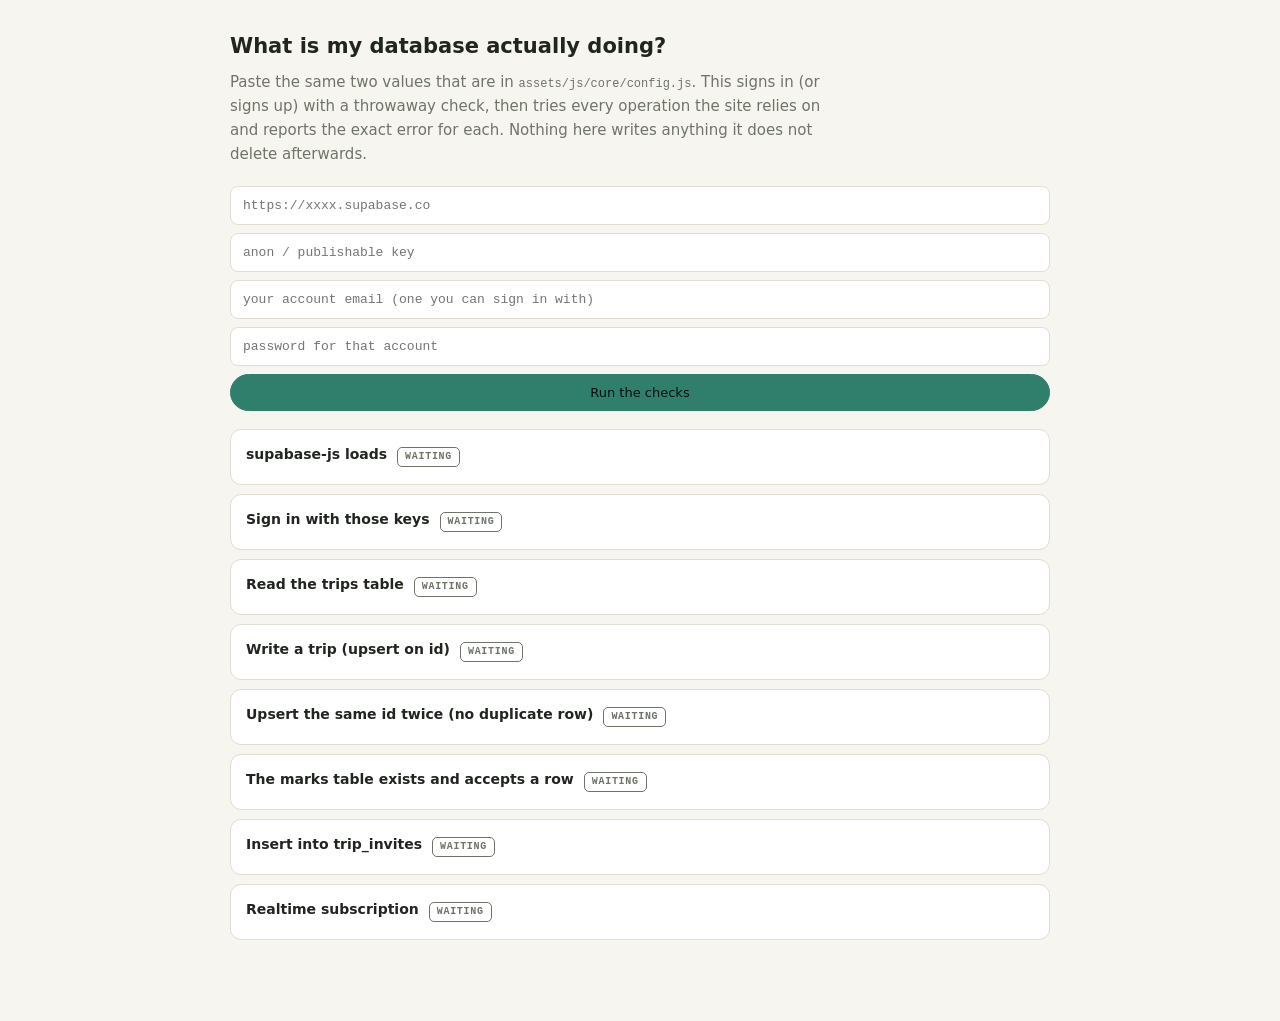
<file: tools/cloud-test.html>
<!doctype html>
<html lang="en">
<head>
<meta charset="utf-8">
<meta name="viewport" content="width=device-width, initial-scale=1">
<title>Meridian — what is my database actually doing?</title>
<style>
  :root{ --bg:#F7F5EF; --panel:#fff; --line:#E2DDD0; --ink:#20251F; --mut:#6E7468;
         --ok:#2F7F6C; --bad:#B4453F; --warn:#B07D22; color-scheme:light; }
  @media (prefers-color-scheme:dark){
    :root{ --bg:#11140F; --panel:#181C16; --line:#2A3028; --ink:#E9ECE5; --mut:#8A9286;
           --ok:#5FB3A1; --bad:#D4746D; --warn:#E3AC56; color-scheme:dark; }
  }
  *{ box-sizing:border-box; }
  body{ margin:0; background:var(--bg); color:var(--ink);
    font:400 15px/1.6 system-ui,-apple-system,sans-serif; }
  .wrap{ max-width:860px; margin:0 auto; padding:30px 20px 80px; }
  h1{ font-size:21px; margin:0 0 6px; }
  p.lede{ color:var(--mut); max-width:62ch; margin:0 0 20px; }
  .row{ background:var(--panel); border:1px solid var(--line); border-radius:11px;
    padding:13px 15px; margin-bottom:9px; }
  .row h2{ margin:0 0 4px; font-size:14px; font-weight:600; display:flex; gap:10px; align-items:baseline; }
  .tag{ font:600 10px/1 ui-monospace,monospace; letter-spacing:.07em; text-transform:uppercase;
    padding:4px 7px; border-radius:5px; }
  .t-ok{ color:var(--ok); border:1px solid currentColor; }
  .t-bad{ color:var(--bad); border:1px solid currentColor; }
  .t-warn{ color:var(--warn); border:1px solid currentColor; }
  .t-wait{ color:var(--mut); border:1px solid currentColor; }
  .row p{ margin:4px 0 0; font-size:13px; color:var(--mut); }
  code{ font:400 12px/1.5 ui-monospace,monospace; word-break:break-all; }
  .creds{ display:grid; gap:8px; margin-bottom:18px; }
  input{ width:100%; font:400 13px/1 ui-monospace,monospace; color:var(--ink);
    background:var(--panel); border:1px solid var(--line); border-radius:8px; padding:11px 12px; }
  button{ font:500 13px/1 system-ui,sans-serif; cursor:pointer; border-radius:100px;
    border:1px solid var(--line); background:transparent; color:var(--ink); padding:11px 18px; }
  button.go{ background:var(--ok); border-color:var(--ok); color:#07120F; }
  #verdict{ margin-top:22px; padding:16px 18px; border-radius:11px;
    border:2px solid var(--line); background:var(--panel); white-space:pre-wrap;
    font:400 13.5px/1.7 system-ui,sans-serif; }
</style>
</head>
<body><div class="wrap">

<h1>What is my database actually doing?</h1>
<p class="lede">Paste the same two values that are in <code>assets/js/core/config.js</code>. This signs
in (or signs up) with a throwaway check, then tries every operation the site relies on and reports the
exact error for each. Nothing here writes anything it does not delete afterwards.</p>

<div class="creds">
  <input id="url" placeholder="https://xxxx.supabase.co" autocomplete="off">
  <input id="key" placeholder="anon / publishable key" autocomplete="off">
  <input id="em"  placeholder="your account email (one you can sign in with)" autocomplete="off">
  <input id="pw"  type="password" placeholder="password for that account" autocomplete="off">
  <button id="run" class="go">Run the checks</button>
</div>

<div id="rows"></div>
<div id="verdict" hidden></div>

</div>
<script type="module">
const $ = s => document.querySelector(s);
const rows = $('#rows');
const notes = [];

function row(id, title){
  const el = document.createElement('div');
  el.className = 'row'; el.id = 'r-' + id;
  el.innerHTML = '<h2>' + title + ' <span class="tag t-wait" id="t-' + id + '">waiting</span></h2>'
    + '<p id="p-' + id + '"></p>';
  rows.appendChild(el);
}
function set(id, state, msg){
  const t = $('#t-' + id);
  t.className = 'tag t-' + state;
  t.textContent = state === 'ok' ? 'works' : state === 'bad' ? 'failed' : state === 'warn' ? 'check' : 'waiting';
  $('#p-' + id).textContent = msg || '';
  if (state === 'bad') notes.push(title(id) + ': ' + msg);
}
function title(id){ return ($('#r-' + id + ' h2') || {}).textContent.replace(/\s+\w+$/, '').trim(); }

const CHECKS = [
  ['load',    'supabase-js loads'],
  ['auth',    'Sign in with those keys'],
  ['selTrip', 'Read the trips table'],
  ['insTrip', 'Write a trip (upsert on id)'],
  ['dupTrip', 'Upsert the same id twice (no duplicate row)'],
  ['marks',   'The marks table exists and accepts a row'],
  ['inv',     'Insert into trip_invites'],
  ['rt',      'Realtime subscription']
];
CHECKS.forEach(c => row(c[0], c[1]));

const deadline = (pr, ms, what) => Promise.race([
  pr, new Promise(r => setTimeout(() => r({ error:{ message: what + ' never answered (' + ms/1000 + 's). '
    + 'That is the same hang the site shows.' } }), ms))
]);

$('#run').onclick = async () => {
  notes.length = 0;
  $('#verdict').hidden = true;
  const url = $('#url').value.trim(), key = $('#key').value.trim();
  const em = $('#em').value.trim(), pw = $('#pw').value;
  if (!url || !key){ alert('URL and key are both needed.'); return; }

  let createClient;
  try {
    ({ createClient } = await import('https://cdn.jsdelivr.net/npm/@supabase/supabase-js@2.58.0/+esm'));
    set('load', 'ok', 'Client 2.58.0 loaded.');
  } catch(e){ set('load', 'bad', e.message); return verdict(); }

  const sb = createClient(url, key, { auth:{ persistSession:false } });
  const keyKind = /^sb_publishable_/.test(key) ? 'publishable (new format)'
                : /^eyJ/.test(key) ? 'anon JWT (legacy format)' : 'unrecognised shape';

  let uid = null;
  try {
    const r = await deadline(sb.auth.signInWithPassword({ email: em, password: pw }), 15000, 'Sign-in');
    if (r.error) throw new Error(r.error.message);
    uid = r.data.user.id;
    set('auth', 'ok', 'Signed in as ' + r.data.user.email + '. Key is ' + keyKind + '.');
  } catch(e){
    set('auth', 'bad', e.message + '  — key is ' + keyKind);
    return verdict();
  }

  /* --- trips --- */
  try {
    const r = await deadline(sb.from('trips').select('id,name').limit(5), 12000, 'Reading trips');
    if (r.error) throw new Error(r.error.message);
    set('selTrip', 'ok', (r.data || []).length + ' trip row(s) visible to this account.');
  } catch(e){ set('selTrip', 'bad', e.message); }

  const testId = crypto.randomUUID();
  try {
    const r = await deadline(sb.from('trips').upsert({ id:testId, owner:uid,
      name:'meridian check', data:{days:[],ideas:[],notes:{}} }, { onConflict:'id' }), 12000, 'Writing a trip');
    if (r.error) throw new Error(r.error.message);
    set('insTrip', 'ok', 'Wrote one row.');
  } catch(e){ set('insTrip', 'bad', e.message); }

  try {
    await sb.from('trips').upsert({ id:testId, owner:uid, name:'meridian check 2',
      data:{days:[],ideas:['X'],notes:{}} }, { onConflict:'id' });
    const r = await sb.from('trips').select('id,name,data').eq('id', testId);
    const n = (r.data || []).length;
    if (n === 1) set('dupTrip', 'ok', 'Still one row — the id is a real primary key.');
    else set('dupTrip', 'bad', n + ' rows share that id. Upsert is not matching on id, which is how '
      + 'one trip’s contents end up showing under another.');
  } catch(e){ set('dupTrip', 'bad', e.message); }

  /* --- marks --- */
  try {
    const r = await deadline(sb.from('marks').upsert({ user_id:uid, place_id:'__check__', value:'been' },
      { onConflict:'user_id,place_id' }), 12000, 'Writing a mark');
    if (r.error) throw new Error(r.error.message);
    await sb.from('marks').delete().eq('user_id', uid).eq('place_id','__check__');
    set('marks', 'ok', 'Table exists and accepts a row. Been / want will sync between devices.');
  } catch(e){
    set('marks', 'bad', e.message + (/does not exist|schema cache/i.test(e.message)
      ? '  →  run the MARKS block at the end of supabase/schema.sql' : ''));
  }

  /* --- invites --- */
  try {
    const r = await deadline(sb.from('trip_invites').insert({ trip_id:testId,
      email:'check@example.com', invited_by:uid }), 12000, 'The invite insert');
    if (r.error) throw new Error(r.error.message);
    await sb.from('trip_invites').delete().eq('trip_id', testId);
    set('inv', 'ok', 'Invites can be written.');
  } catch(e){ set('inv', 'bad', e.message); }

  /* --- realtime --- */
  await new Promise(res => {
    let done = false;
    const to = setTimeout(() => { if (!done){ done = true;
      set('rt','warn','No subscription confirmation in 8s. Sync between devices will rely on reload. '
        + 'Enable Realtime for the trips table in Supabase if you want live updates.'); res(); } }, 8000);
    try {
      const ch = sb.channel('meridian-check').on('postgres_changes',
        { event:'*', schema:'public', table:'trips' }, () => {}).subscribe(st => {
          if (st === 'SUBSCRIBED' && !done){ done = true; clearTimeout(to);
            set('rt','ok','Subscribed.'); sb.removeChannel(ch); res(); }
        });
    } catch(e){ if (!done){ done = true; clearTimeout(to); set('rt','bad',e.message); res(); } }
  });

  try { await sb.from('trips').delete().eq('id', testId); } catch(e){}
  verdict();
};

function verdict(){
  const v = $('#verdict');
  v.hidden = false;
  v.style.borderColor = notes.length ? 'var(--bad)' : 'var(--ok)';
  v.textContent = notes.length
    ? 'Problems found:\n\n' + notes.map(n => '• ' + n).join('\n\n')
      + '\n\nSend me this list and I will fix the client against it.'
    : 'Everything the site needs works. If trips or marks still do not appear on another device, '
      + 'the problem is in the browser rather than the database — tell me and I will look there.';
}
</script>
</body>
</html>
</file>
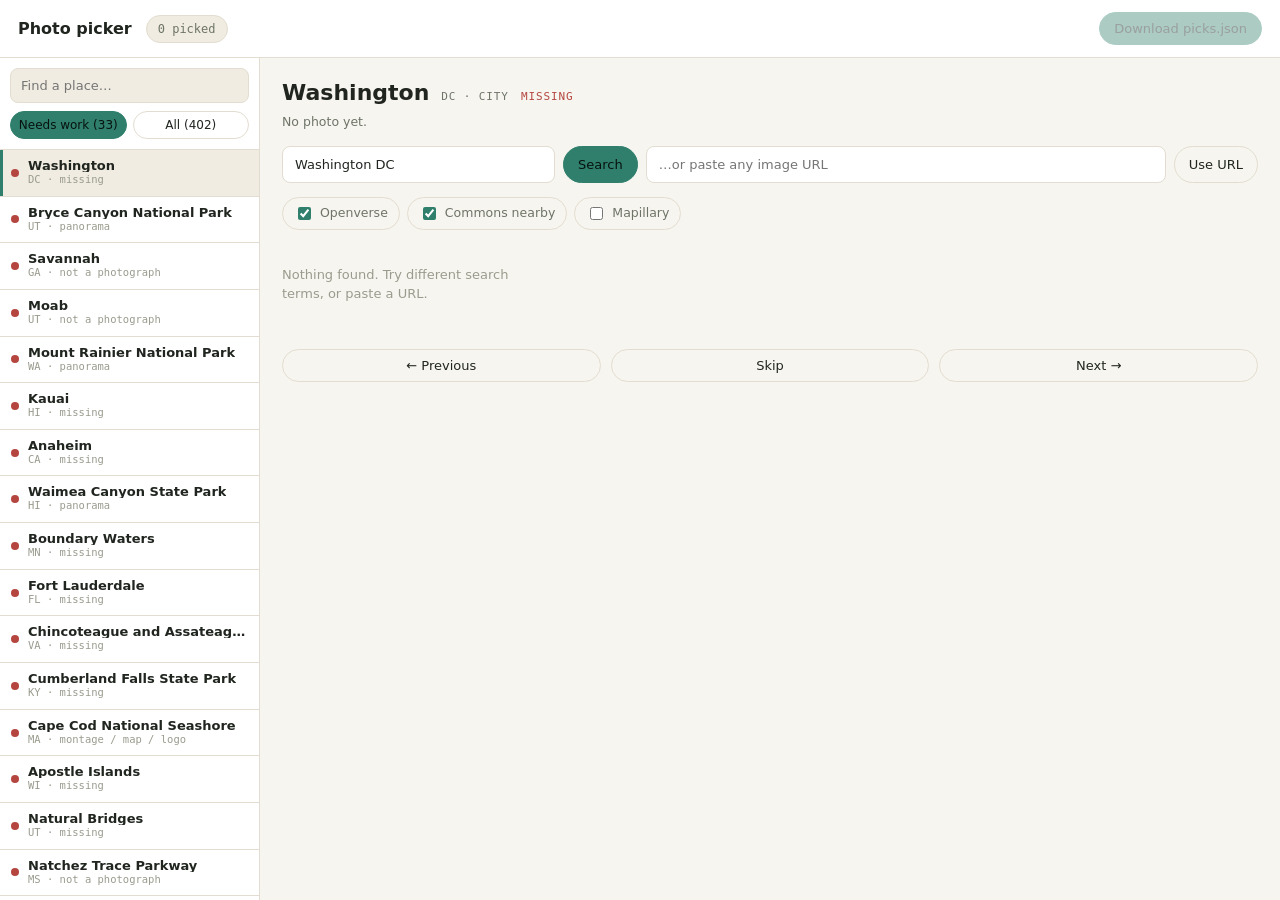
<file: tools/photo-picker.html>
<!doctype html>
<html lang="en">
<head>
<meta charset="utf-8">
<meta name="viewport" content="width=device-width, initial-scale=1">
<title>Meridian — photo picker</title>
<style>
  :root{
    --bg:#F7F5EF; --panel:#fff; --panel2:#F0ECE1; --line:#E2DDD0; --ink:#20251F;
    --mut:#6E7468; --faint:#9A9B8E; --gold:#B07D22; --teal:#2F7F6C; --bad:#B4453F;
    color-scheme:light;
  }
  @media (prefers-color-scheme:dark){
    :root{ --bg:#11140F; --panel:#181C16; --panel2:#1F241D; --line:#2A3028; --ink:#E9ECE5;
      --mut:#8A9286; --faint:#5C6459; --gold:#E3AC56; --teal:#5FB3A1; --bad:#D4746D;
      color-scheme:dark; }
  }
  *{ box-sizing:border-box; }
  html,body{ height:100%; }
  body{ margin:0; background:var(--bg); color:var(--ink);
    font:400 15px/1.5 system-ui,-apple-system,sans-serif; display:flex; flex-direction:column; }

  header{ background:var(--panel); border-bottom:1px solid var(--line);
    padding:12px 18px; display:flex; gap:14px; align-items:center; flex-wrap:wrap; }
  header h1{ font-size:16px; margin:0; font-weight:600; }
  .grow{ flex:1; }
  .pill{ font:500 12px/1 ui-monospace,monospace; color:var(--mut);
    background:var(--panel2); border:1px solid var(--line); border-radius:100px; padding:7px 11px; }
  button{ font:500 13px/1 system-ui,sans-serif; cursor:pointer; border-radius:100px;
    border:1px solid var(--line); background:transparent; color:var(--ink); padding:9px 14px; }
  button:hover{ border-color:var(--mut); }
  button.go{ background:var(--teal); border-color:var(--teal); color:#07120F; }
  button:disabled{ opacity:.4; cursor:default; }

  .body{ flex:1; display:grid; grid-template-columns:260px 1fr; min-height:0; }
  nav{ border-right:1px solid var(--line); overflow-y:auto; background:var(--panel); }
  nav .filt{ position:sticky; top:0; background:var(--panel); border-bottom:1px solid var(--line);
    padding:10px; display:flex; flex-direction:column; gap:8px; }
  nav input[type=search]{ width:100%; font:400 13px/1 system-ui,sans-serif; color:var(--ink);
    background:var(--panel2); border:1px solid var(--line); border-radius:8px; padding:9px 10px; outline:none; }
  nav .toggle{ display:flex; gap:6px; }
  nav .toggle button{ flex:1; padding:7px 0; font-size:12px; }
  nav .toggle button.on{ background:var(--teal); border-color:var(--teal); color:#07120F; }
  .nitem{ display:flex; gap:9px; align-items:center; width:100%; text-align:left;
    border:0; border-bottom:1px solid var(--line); border-radius:0; padding:9px 11px; background:none; }
  .nitem:hover{ background:var(--panel2); }
  .nitem.on{ background:var(--panel2); box-shadow:inset 3px 0 0 var(--teal); }
  .nitem .dot{ width:8px; height:8px; border-radius:50%; flex:0 0 auto; background:var(--line); }
  .nitem.flagged .dot{ background:var(--bad); }
  .nitem.picked .dot{ background:var(--teal); }
  .nitem b{ font-size:13px; font-weight:600; display:block; overflow:hidden;
    text-overflow:ellipsis; white-space:nowrap; }
  .nitem i{ font:400 10.5px/1.3 ui-monospace,monospace; color:var(--faint); font-style:normal; }

  main{ overflow-y:auto; padding:18px 22px 60px; }
  .phead{ display:flex; gap:12px; align-items:baseline; flex-wrap:wrap; margin-bottom:4px; }
  .phead h2{ margin:0; font-size:22px; }
  .phead .st{ font:500 11px/1 ui-monospace,monospace; color:var(--mut);
    text-transform:uppercase; letter-spacing:.08em; }
  .phead .fault{ color:var(--bad); font:500 11px/1 ui-monospace,monospace;
    text-transform:uppercase; letter-spacing:.08em; }
  .cur{ font-size:12.5px; color:var(--mut); margin:0 0 14px; }
  .cur code{ font:400 11.5px/1 ui-monospace,monospace; }

  .tools{ display:flex; gap:8px; flex-wrap:wrap; margin-bottom:14px; }
  .tools input{ font:400 13px/1 system-ui,sans-serif; color:var(--ink); background:var(--panel);
    border:1px solid var(--line); border-radius:8px; padding:10px 12px; outline:none; }
  .tools input.q{ flex:1; min-width:180px; }
  .tools input.url{ flex:2; min-width:200px; }

  .srcrow{ display:flex; gap:7px; flex-wrap:wrap; margin-bottom:12px; }
  .srcrow label{ display:inline-flex; align-items:center; gap:6px; font-size:12.5px;
    color:var(--mut); border:1px solid var(--line); border-radius:100px; padding:6px 11px; cursor:pointer; }
  .srcrow label input{ accent-color:var(--teal); }

  .grid{ display:grid; grid-template-columns:repeat(auto-fill,minmax(200px,1fr)); gap:12px; }
  figure{ margin:0; border:2px solid transparent; border-radius:10px; overflow:hidden;
    background:var(--panel); cursor:pointer; transition:border-color .12s; }
  figure:hover{ border-color:var(--mut); }
  figure.on{ border-color:var(--teal); }
  figure.cur{ border-style:dashed; border-color:var(--bad); }
  figure img{ display:block; width:100%; height:150px; object-fit:cover; background:var(--panel2); }
  figcaption{ padding:8px 10px; font-size:11px; line-height:1.45; color:var(--mut); }
  figcaption b{ display:block; color:var(--ink); font-weight:600; font-size:11.5px;
    overflow:hidden; text-overflow:ellipsis; white-space:nowrap; }
  .tag{ display:inline-block; font:600 9px/1 ui-monospace,monospace; text-transform:uppercase;
    letter-spacing:.05em; padding:2px 5px; border-radius:4px; margin-right:5px;
    background:var(--panel2); color:var(--faint); }
  .tag.ov{ color:var(--teal); } .tag.wm{ color:var(--gold); } .tag.mp{ color:var(--bad); }
  .loading, .empty{ color:var(--faint); font-size:13px; padding:10px 0; }

  .nav2{ display:flex; gap:10px; margin-top:22px; }
  .nav2 button{ flex:1; }
</style>
</head>
<body>

<header>
  <h1>Photo picker</h1>
  <span class="pill" id="prog">—</span>
  <span class="grow"></span>
  <button id="save" class="go" disabled>Download picks.json</button>
</header>

<div class="body">
  <nav>
    <div class="filt">
      <input type="search" id="find" placeholder="Find a place…" autocomplete="off">
      <div class="toggle">
        <button id="tFlag" class="on">Needs work (33)</button>
        <button id="tAll">All (402)</button>
      </div>
    </div>
    <div id="list"></div>
  </nav>

  <main id="main">
    <p class="empty">Loading places…</p>
  </main>
</div>

<script src="photo-needs.js"></script>
<script>
/* Mapillary client token — safe to ship, it is the browser key.
   Replace if it ever stops working. */
let MAPILLARY = '29609881015369208';

const NEEDS = (window.PHOTO_NEEDS || []).slice();
const PICKS = {};
let filter = 'flag', query = '', curId = null;

const $ = s => document.querySelector(s);
const esc = t => String(t == null ? '' : t)
  .replace(/[&<>"]/g, c => ({'&':'&amp;','<':'&lt;','>':'&gt;','"':'&quot;'}[c]));

/* ---------- sources, all CORS-enabled ---------- */

/* Openverse: a free, keyless aggregator of openly-licensed images —
   it indexes the Creative Commons photos on Flickr, so it does the
   job Flickr's own API used to without the paid account. */
async function fromOpenverse(place, q){
  try{
    const r = await fetch('https://api.openverse.org/v1/images/?format=json'
      + '&q=' + encodeURIComponent(q) + '&page_size=12&mature=false'
      + '&license_type=all-cc,commercial');
    if(!r.ok) return [];
    const j = await r.json();
    return (j.results || []).filter(x => x.url).map(x => ({
      source:'openverse', tag:'ov',
      thumb: x.thumbnail || x.url, url: x.url,
      title: x.title || 'Openverse image',
      by: x.creator || '', lic: ((x.license || '') + ' ' + (x.license_version || '')).toUpperCase().trim(),
      page: x.foreign_landing_url || x.url,
      w: x.width || 0, h: x.height || 0
    }));
  }catch(e){ return []; }
}

/* Wikimedia Commons: photographs taken at the place, by coordinate. */
async function fromCommons(place){
  try{
    const r = await fetch('https://commons.wikimedia.org/w/api.php?action=query&format=json'
      + '&origin=*&generator=geosearch&ggscoord=' + place.lat + '%7C' + place.lon
      + '&ggsradius=6000&ggslimit=20&ggsnamespace=6'
      + '&prop=imageinfo&iiprop=url%7Csize%7Cextmetadata&iiurlwidth=900');
    if(!r.ok) return [];
    const j = await r.json();
    const pages = j.query && j.query.pages; if(!pages) return [];
    return Object.values(pages).map(p => {
      const ii = p.imageinfo && p.imageinfo[0]; if(!ii) return null;
      if(!/\.(jpe?g|png|webp)$/i.test(ii.url||'')) return null;
      const m = ii.extmetadata || {};
      return { source:'commons', tag:'wm',
        thumb: ii.thumburl || ii.url, url: ii.url,
        title: String(p.title||'').replace(/^File:/,''),
        by: m.Artist ? String(m.Artist.value).replace(/<[^>]+>/g,'').trim().slice(0,60) : '',
        lic: m.LicenseShortName ? m.LicenseShortName.value : '',
        page: ii.descriptionurl || '', w: ii.width||0, h: ii.height||0 };
    }).filter(Boolean);
  }catch(e){ return []; }
}

/* Mapillary: street-level imagery, which exists almost everywhere
   even when nothing else does. */
async function fromMapillary(place){
  if(!MAPILLARY) return [];
  try{
    const d = 0.02, bbox = [place.lon-d, place.lat-d, place.lon+d, place.lat+d].join(',');
    const r = await fetch('https://graph.mapillary.com/images?access_token=' + MAPILLARY
      + '&fields=id,thumb_2048_url,thumb_1024_url&bbox=' + bbox + '&limit=10');
    if(!r.ok) return [];
    const j = await r.json();
    return (j.data||[]).filter(x => x.thumb_2048_url || x.thumb_1024_url).map(x => ({
      source:'mapillary', tag:'mp',
      thumb: x.thumb_1024_url || x.thumb_2048_url,
      url: x.thumb_2048_url || x.thumb_1024_url,
      title:'Street-level view', by:'Mapillary contributor', lic:'CC BY-SA 4.0',
      page:'https://www.mapillary.com/app/?pKey=' + x.id, w:2048, h:1152 }));
  }catch(e){ return []; }
}

/* ---------- scoring, to put the likely-good ones first ---------- */
const JUNK=/(montage|collage|composite|locator|_map[_.]|map_of|topographic|flag|seal|logo|coat_of_arms|banner|emblem|diagram)/i;
const GOOD=/(skyline|aerial|downtown|panorama|view|overlook|vista|sunset|falls|canyon|trail|lake|river|beach|coast|harbor|bridge|mountain|valley|dunes|arch|bay|historic)/i;
function score(c, place){
  let s = ({openverse:5, commons:7, mapillary:1})[c.source] || 0;
  const f = (c.title||'').toLowerCase();
  if(JUNK.test(f)) s -= 40;
  if(GOOD.test(f)) s += 8;
  const words = place.name.toLowerCase().split(/[^a-z0-9]+/).filter(w=>w.length>3);
  const hits = words.filter(w => f.includes(w)).length;
  if(words.length) s += 22 * (hits/words.length);
  const w=c.w||0, h=c.h||1, ratio=w/h;
  if(w>=1400) s+=10; else if(w<700&&w>0) s-=14;
  if(ratio>=1.2 && ratio<=2.1) s+=12; else if(ratio>3) s-=20; else if(ratio<0.85&&ratio>0) s-=8;
  if(!c.lic) s-=6;
  return s;
}

/* ---------- navigation list ---------- */
function visible(){
  let rows = filter==='flag' ? NEEDS.filter(r=>r.fault) : NEEDS;
  if(query){ const q=query.toLowerCase();
    rows = rows.filter(r => r.name.toLowerCase().includes(q) || r.abbr.toLowerCase()===q); }
  return rows;
}
function renderList(){
  const rows = visible();
  $('#list').innerHTML = rows.map(r =>
    '<button class="nitem ' + (r.fault?'flagged ':'') + (PICKS[r.id]?'picked ':'')
      + (r.id===curId?'on':'') + '" data-id="' + r.id + '">'
    + '<span class="dot"></span><span style="min-width:0">'
    + '<b>' + esc(r.name) + '</b><i>' + esc(r.abbr) + (r.fault? ' · '+esc(r.fault) : '')
    + (PICKS[r.id]? ' · picked':'') + '</i></span></button>').join('')
    || '<p class="empty" style="padding:14px">Nothing matches.</p>';
  $('#list').querySelectorAll('.nitem').forEach(b =>
    b.onclick = () => openPlace(b.dataset.id));
}

/* ---------- a place ---------- */
let reqSeq = 0;
async function openPlace(id, customQ){
  curId = id;
  const r = NEEDS.find(x => x.id === id); if(!r) return;
  renderList();
  const q = customQ != null ? customQ : (r.name + ' ' + r.abbr);
  /* The toggles live inside the markup this function is about to
     write, so on the very first open they do not exist yet — default
     them on rather than reading .checked off null. */
  const chk = (id, def) => { const el = $('#' + id); return el ? el.checked : def; };
  const srcOn = { openverse: chk('sOv', true), commons: chk('sWm', true), mapillary: chk('sMp', false) };

  $('#main').innerHTML =
    '<div class="phead"><h2>' + esc(r.name) + '</h2>'
    + '<span class="st">' + esc(r.abbr) + ' · ' + esc(r.kind) + '</span>'
    + (r.fault ? '<span class="fault">' + esc(r.fault) + '</span>' : '') + '</div>'
    + (r.cur ? '<p class="cur">Now showing: <code>' + esc(r.cur) + '</code></p>'
             : '<p class="cur">No photo yet.</p>')
    + '<div class="tools">'
    +   '<input class="q" id="q" placeholder="Search terms…" value="' + esc(q) + '">'
    +   '<button id="qgo" class="go">Search</button>'
    +   '<input class="url" id="url" placeholder="…or paste any image URL">'
    +   '<button id="urlgo">Use URL</button>'
    + '</div>'
    + '<div class="srcrow">'
    +   '<label><input type="checkbox" id="sOv" ' + (srcOn.openverse?'checked':'') + '> Openverse</label>'
    +   '<label><input type="checkbox" id="sWm" ' + (srcOn.commons?'checked':'') + '> Commons nearby</label>'
    +   '<label><input type="checkbox" id="sMp" ' + (srcOn.mapillary?'checked':'') + '> Mapillary</label>'
    + '</div>'
    + '<div class="grid" id="grid"><p class="loading">Searching…</p></div>'
    + '<div class="nav2"><button id="prev">← Previous</button>'
    +   '<button id="skip">Skip</button><button id="next">Next →</button></div>';

  wirePlace(r, q);

  const my = ++reqSeq;
  const jobs = [];
  if(srcOn.openverse) jobs.push(fromOpenverse(r, q));
  if(srcOn.commons)   jobs.push(fromCommons(r));
  if(srcOn.mapillary) jobs.push(fromMapillary(r));
  const got = await Promise.all(jobs);
  if(my !== reqSeq) return;                 /* a newer search already fired */

  let cands = [].concat.apply([], got);
  const seen = {};
  cands = cands.filter(c => { if(seen[c.url]) return false; seen[c.url]=1; return true; })
               .map(c => Object.assign(c, { score: score(c, r) }))
               .sort((a,b) => b.score - a.score);
  renderGrid(r, cands);
}

function renderGrid(r, cands){
  const grid = $('#grid');
  const cur = r.curUrl
    ? '<figure class="cur" title="what the site shows now"><img loading="lazy" src="'
      + esc(r.curUrl) + '"><figcaption><b>Current</b>' + esc(r.cur||'') + '</figcaption></figure>'
    : '';
  const picked = PICKS[r.id];
  grid.innerHTML = cur + (cands.map((c,i) =>
    '<figure class="' + (picked && picked.url===c.url ? 'on':'') + '" data-i="' + i + '">'
    + '<img loading="lazy" src="' + esc(c.thumb) + '" onerror="this.parentNode.style.display=\'none\'">'
    + '<figcaption><span class="tag ' + c.tag + '">' + esc(c.source) + '</span>'
    + (c.w? c.w+'×'+c.h : '') + '<b>' + esc(c.title) + '</b>'
    + (c.lic? esc(c.lic) : 'no licence') + (c.by? ' · '+esc(c.by):'') + '</figcaption></figure>'
  ).join('') || (cur ? '' : '<p class="empty">Nothing found. Try different search terms, or paste a URL.</p>'));

  grid.querySelectorAll('figure[data-i]').forEach(fig => {
    fig.onclick = () => {
      const c = cands[+fig.dataset.i];
      const was = PICKS[r.id] && PICKS[r.id].url === c.url;
      grid.querySelectorAll('figure').forEach(x => x.classList.remove('on'));
      if(was){ delete PICKS[r.id]; }
      else { fig.classList.add('on'); PICKS[r.id] = c; }
      progress(); renderList();
    };
  });
}

function wirePlace(r, q){
  const search = () => openPlace(r.id, $('#q').value);
  $('#qgo').onclick = search;
  $('#q').onkeydown = e => { if(e.key==='Enter'){ e.preventDefault(); search(); } };
  ['sOv','sWm','sMp'].forEach(id => $('#'+id).onchange = search);
  $('#urlgo').onclick = () => {
    const u = $('#url').value.trim(); if(!/^https?:\/\//.test(u)) return;
    PICKS[r.id] = { source:'manual', tag:'ov', thumb:u, url:u, title:'Pasted URL',
                    by:'', lic:'', page:u, w:0, h:0 };
    progress(); renderList(); openPlace(r.id, q);
  };
  const vis = visible(), idx = vis.findIndex(x => x.id === r.id);
  $('#prev').onclick = () => { if(idx>0) openPlace(vis[idx-1].id); };
  $('#next').onclick = $('#skip').onclick = () => { if(idx<vis.length-1) openPlace(vis[idx+1].id); };
}

function progress(){
  const n = Object.keys(PICKS).length;
  $('#prog').textContent = n + ' picked';
  $('#save').disabled = !n;
}

/* ---------- shell ---------- */
$('#find').oninput = e => { query = e.target.value.trim(); renderList(); };
$('#tFlag').onclick = () => { filter='flag'; $('#tFlag').classList.add('on'); $('#tAll').classList.remove('on'); renderList(); };
$('#tAll').onclick  = () => { filter='all';  $('#tAll').classList.add('on');  $('#tFlag').classList.remove('on'); renderList(); };
$('#save').onclick = () => {
  const out = {};
  Object.keys(PICKS).forEach(id => { const c = PICKS[id];
    out[id] = { url:c.url, by:c.by, lic:c.lic, page:c.page, source:c.source }; });
  const blob = new Blob([JSON.stringify(out, null, 1)], { type:'application/json' });
  const a = document.createElement('a');
  a.href = URL.createObjectURL(blob); a.download = 'picks.json'; a.click();
};

if(!NEEDS.length){
  $('#main').innerHTML = '<p class="empty">Could not load photo-needs.js — keep it next to this file.</p>';
} else {
  renderList(); progress();
  const first = visible()[0];
  if(first) openPlace(first.id);
}
</script>
</body>
</html>
</file>
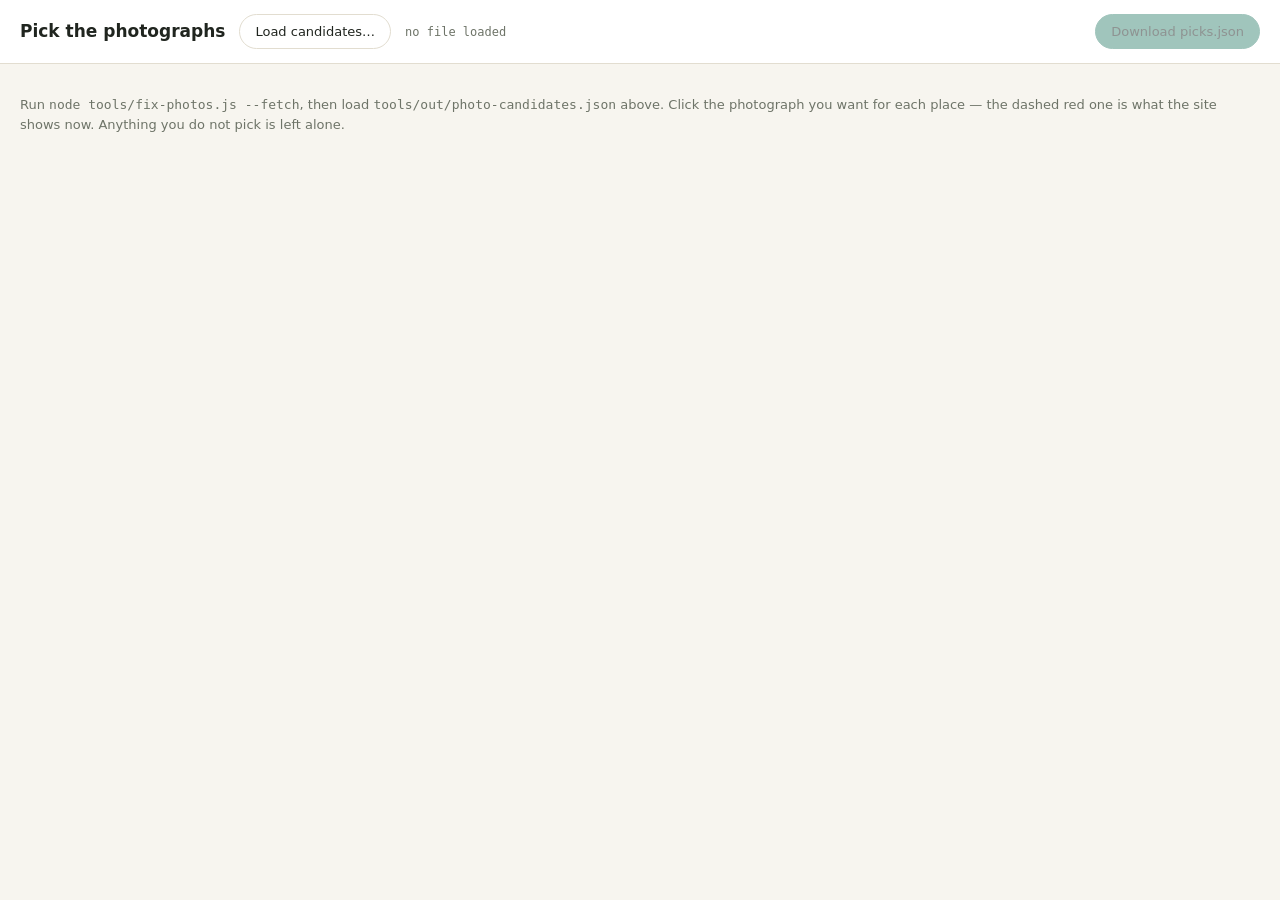
<file: tools/photo-review.html>
<!doctype html>
<html lang="en">
<head>
<meta charset="utf-8">
<meta name="viewport" content="width=device-width, initial-scale=1">
<title>Meridian — pick the photographs</title>
<style>
  :root{
    --bg:#F7F5EF; --panel:#fff; --line:#E2DDD0; --ink:#20251F; --mut:#6E7468;
    --gold:#B07D22; --teal:#2F7F6C; --bad:#B4453F;
    color-scheme: light;
  }
  @media (prefers-color-scheme: dark){
    :root{ --bg:#11140F; --panel:#181C16; --line:#2A3028; --ink:#E9ECE5; --mut:#8A9286;
           --gold:#E3AC56; --teal:#5FB3A1; --bad:#D4746D; color-scheme: dark; }
  }
  *{ box-sizing:border-box; }
  body{ margin:0; background:var(--bg); color:var(--ink); font:400 15px/1.55 system-ui,-apple-system,sans-serif; }
  header{ position:sticky; top:0; z-index:5; background:var(--panel); border-bottom:1px solid var(--line);
    padding:14px 20px; display:flex; gap:14px; align-items:center; flex-wrap:wrap; }
  h1{ font-size:17px; margin:0; font-weight:600; }
  .sp{ flex:1; }
  button, label.file{ font:500 13px/1 system-ui,sans-serif; cursor:pointer; border-radius:100px;
    border:1px solid var(--line); background:transparent; color:var(--ink); padding:10px 15px; }
  button.go{ background:var(--teal); border-color:var(--teal); color:#07120F; }
  button:disabled{ opacity:.45; cursor:default; }
  .count{ font:500 12px/1 ui-monospace,monospace; color:var(--mut); }
  main{ padding:18px 20px 60px; max-width:1400px; margin:0 auto; }
  .place{ background:var(--panel); border:1px solid var(--line); border-radius:14px;
    padding:16px 18px; margin-bottom:16px; }
  .ph-h{ display:flex; gap:12px; align-items:baseline; flex-wrap:wrap; margin-bottom:12px; }
  .ph-h b{ font-size:17px; }
  .ph-h i{ font-style:normal; font:500 11px/1 ui-monospace,monospace; color:var(--mut);
    text-transform:uppercase; letter-spacing:.08em; }
  .fault{ color:var(--bad); font:500 11px/1 ui-monospace,monospace; text-transform:uppercase; letter-spacing:.08em; }
  .row{ display:grid; grid-template-columns:repeat(auto-fill,minmax(210px,1fr)); gap:12px; }
  figure{ margin:0; border:2px solid transparent; border-radius:10px; overflow:hidden;
    background:var(--bg); cursor:pointer; transition:border-color .12s; }
  figure:hover{ border-color:var(--mut); }
  figure.on{ border-color:var(--teal); }
  figure.cur{ border-style:dashed; border-color:var(--bad); }
  figure img{ display:block; width:100%; height:150px; object-fit:cover; background:var(--line); }
  figcaption{ padding:8px 10px; font-size:11.5px; line-height:1.45; color:var(--mut); }
  figcaption b{ display:block; color:var(--ink); font-weight:600; font-size:12px;
    overflow:hidden; text-overflow:ellipsis; white-space:nowrap; }
  .sc{ float:right; font:600 11px/1 ui-monospace,monospace; color:var(--gold); }
  .skip{ margin-top:10px; }
  .empty{ color:var(--mut); font-size:13px; }
</style>
</head>
<body>

<header>
  <h1>Pick the photographs</h1>
  <label class="file">Load candidates…
    <input type="file" id="f" accept="application/json" hidden>
  </label>
  <span class="count" id="count">no file loaded</span>
  <span class="sp"></span>
  <button id="dl" class="go" disabled>Download picks.json</button>
</header>

<main id="out">
  <p class="empty">Run <code>node tools/fix-photos.js --fetch</code>, then load
  <code>tools/out/photo-candidates.json</code> above. Click the photograph you want for each
  place — the dashed red one is what the site shows now. Anything you do not pick is left alone.</p>
</main>

<script>
let DATA = [], PICKS = {};

document.getElementById('f').addEventListener('change', async e => {
  const file = e.target.files[0]; if (!file) return;
  DATA = JSON.parse(await file.text());
  PICKS = {};
  render();
});

function render(){
  const out = document.getElementById('out');
  out.innerHTML = DATA.map((p, i) => {
    const cur = p.current
      ? '<figure class="cur" title="what the site shows now">'
        + '<img loading="lazy" src="' + p.current.url + '" alt="">'
        + '<figcaption><b>Current</b>' + esc(p.current.file) + '</figcaption></figure>'
      : '';
    const cands = (p.candidates || []).map((c, k) =>
        '<figure data-p="' + i + '" data-c="' + k + '">'
        + '<img loading="lazy" src="' + (c.thumb || c.url) + '" alt="">'
        + '<figcaption><span class="sc">' + c.score + '</span><b>' + esc(c.file) + '</b>'
        + esc(c.source) + ' · ' + (c.w || '?') + '×' + (c.h || '?')
        + (c.lic ? ' · ' + esc(c.lic) : '') + (c.by ? ' · ' + esc(c.by) : '')
        + '</figcaption></figure>').join('');
    return '<section class="place">'
      + '<div class="ph-h"><b>' + esc(p.name) + '</b><i>' + esc(p.state) + ' · ' + esc(p.kind)
      + '</i><span class="fault">' + esc(p.fault) + '</span></div>'
      + '<div class="row">' + cur + (cands || '<p class="empty">Nothing found — leave as is.</p>') + '</div>'
      + '</section>';
  }).join('');

  out.querySelectorAll('figure[data-c]').forEach(fig => {
    fig.onclick = () => {
      const pi = +fig.dataset.p, ci = +fig.dataset.c;
      const sec = fig.closest('.place');
      const already = fig.classList.contains('on');
      sec.querySelectorAll('figure').forEach(x => x.classList.remove('on'));
      if (already){ delete PICKS[DATA[pi].id]; }
      else { fig.classList.add('on'); PICKS[DATA[pi].id] = DATA[pi].candidates[ci]; }
      tally();
    };
  });
  tally();
}

function tally(){
  const n = Object.keys(PICKS).length;
  document.getElementById('count').textContent = DATA.length + ' places · ' + n + ' picked';
  document.getElementById('dl').disabled = !n;
}

document.getElementById('dl').onclick = () => {
  const blob = new Blob([JSON.stringify(PICKS, null, 1)], { type:'application/json' });
  const a = document.createElement('a');
  a.href = URL.createObjectURL(blob); a.download = 'picks.json';
  a.click();
};

function esc(t){ return String(t == null ? '' : t)
  .replace(/[&<>"]/g, c => ({'&':'&amp;','<':'&lt;','>':'&gt;','"':'&quot;'}[c])); }
</script>
</body>
</html>
</file>
